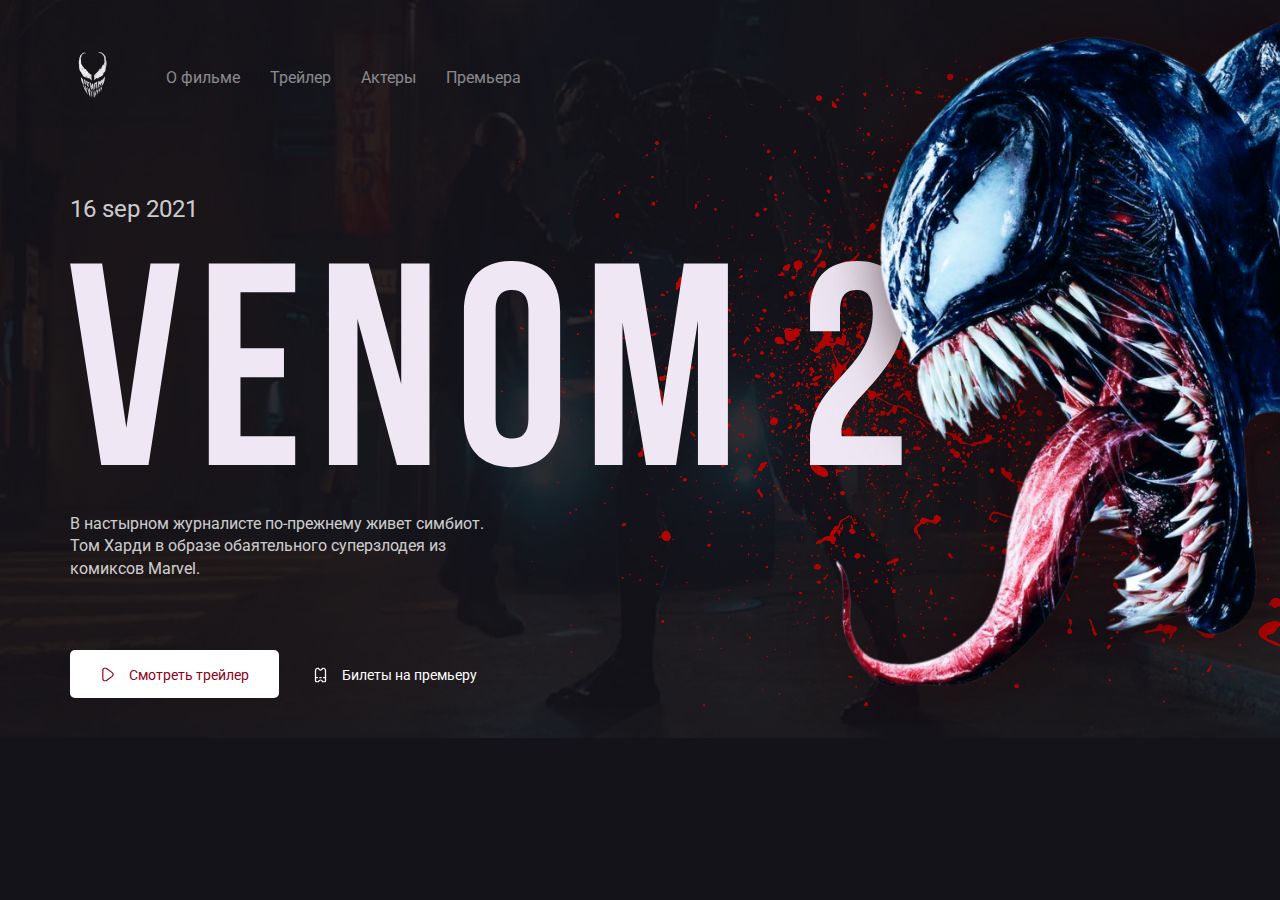
<file: Index.html>
<!DOCTYPE html>
<html lang="ru">
<head>
  <meta charset="UTF-8">
  <meta http-equiv="X-UA-Compatible" content="IE=edge">
  <meta name="viewport" content="width=device-width, initial-scale=1.0">
  <title>Venom 2: main</title>
  <link rel="stylesheet" href="styles/style.css">
  <link rel="preconnect" href="https://fonts.gstatic.com">
  <link href="https://fonts.googleapis.com/css2?family=Roboto:wght@400;700&display=swap" rel="stylesheet">
  <link rel="stylesheet" href="styles/normalize.css">
</head>
<body class='blood'>
  <div class="container">
    <header class="header">
      <a href="/" class="logo-link">
        <img width=46px height=71px src="images/logo.png" alt="logo" class="logo-img">
      </a>
      <nav class="nav">
        <ul class="nav-menu">
          <li class="nav-menu-item">
            <a href="about.html" class="nav-menu-link">О фильме</a>
          </li>
          <li class="nav-menu-item">
            <a href="trailer.html" class="nav-menu-link">Трейлер</a>
          </li>
          <li class="nav-menu-item">
            <a href="cast.html" class="nav-menu-link">Актеры</a>
          </li>
          <li class="nav-menu-item">
            <a href="premier.html" class="nav-menu-link">Премьера</a>
          </li>
        </ul>
      </nav>
    </header>
    <div class="hero">
      <div class="hero-text">
        <span class="date">16 sep 2021</span>
        <img src="images/venom-2.svg" alt="film logo" class="film-logo">
        <p class="desc">В настырном журналисте по-прежнему живет симбиот.
           Том Харди в образе обаятельного суперзлодея из комиксов Marvel.</p>
      </div>
    </div>
    <div class="button-group">
      <button class="button button-primary">
        <img width = 15px height = 15px src="images/play-icon.svg" alt="icon: Play" class="button-icon">
        <span class="button-text">Смотреть трейлер</span>
      </button>
      <a href="trailer.html" class="button button-link">
        <img width = 15px src="images/tickets-icon.svg" alt="icon: Tickets" class="button-icon">
        <span class="button-text">Билеты на премьеру</span>
      </a>
    </div>
  </div>
  <img width = 626px height = 724px src="images/venom.png" alt="Venom: portrait" class="venom">
</body>
</html>
</file>
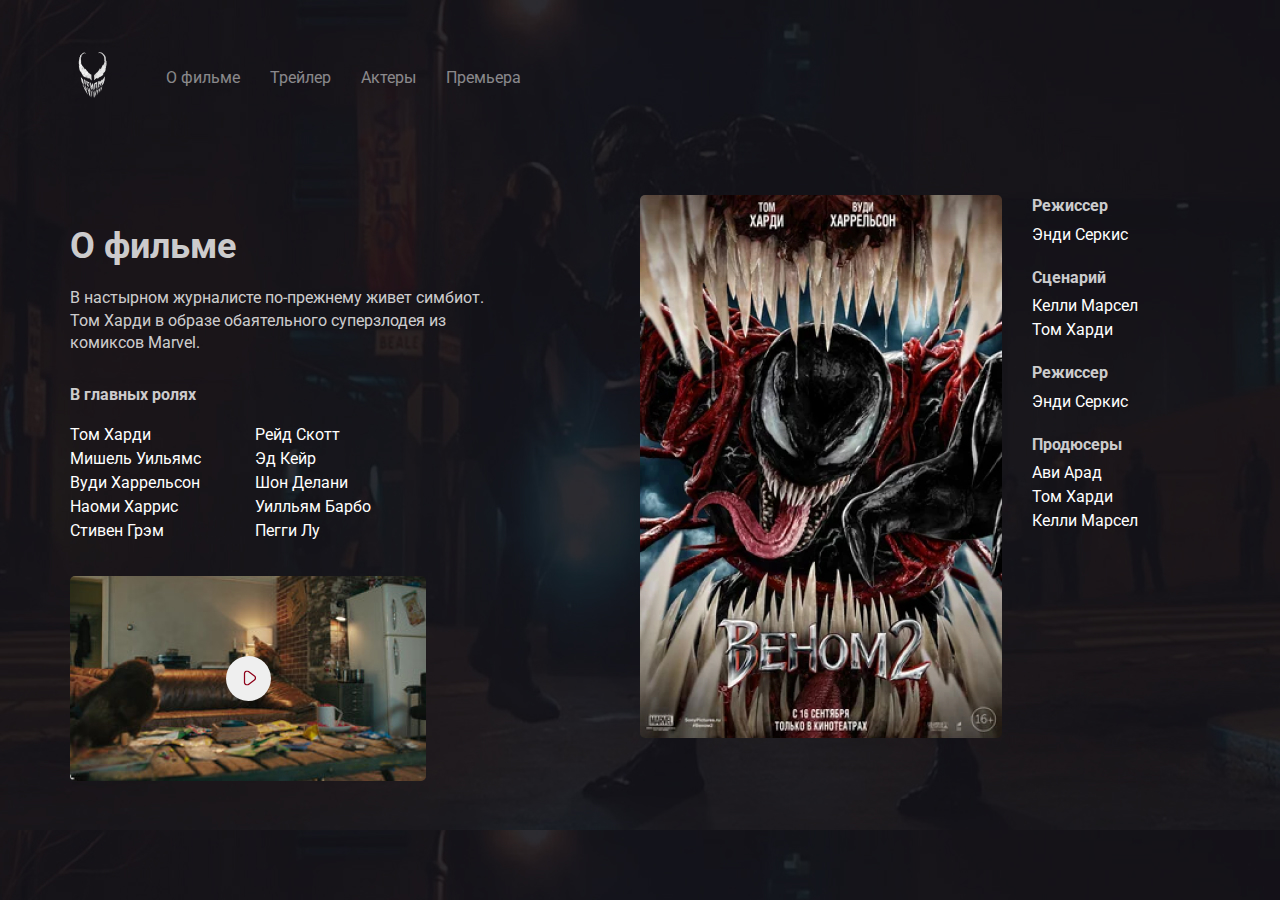
<file: about.html>
<!DOCTYPE html>
<html lang="ru">
<head>
  <meta charset="UTF-8">
  <meta http-equiv="X-UA-Compatible" content="IE=edge">
  <meta name="viewport" content="width=device-width, initial-scale=1.0">
  <title>About film venom 2</title>
  <link rel="stylesheet" href="styles/style.css">
  <link rel="preconnect" href="https://fonts.gstatic.com">
  <link href="https://fonts.googleapis.com/css2?family=Roboto:wght@400;700&display=swap" rel="stylesheet">
  <link rel="stylesheet" href="styles/normalize.css">
</head>
<body class="primary-bg">
  <div class="container">
    <header class="header">
      <a href="/" class="logo-link">
        <img width=46px height=71px src="images/logo.png" alt="logo" class="logo-img">
      </a>
      <nav class="nav">
        <ul class="nav-menu">
          <li class="nav-menu-item">
            <a href="about.html" class="nav-menu-link">О фильме</a>
          </li>
          <li class="nav-menu-item">
            <a href="trailer.html" class="nav-menu-link">Трейлер</a>
          </li>
          <li class="nav-menu-item">
            <a href="cast.html" class="nav-menu-link">Актеры</a>
          </li>
          <li class="nav-menu-item">
            <a href="premier.html" class="nav-menu-link">Премьера</a>
          </li>
        </ul>
      </nav>
    </header>
    <div class="content">
      <div class="column">
        <h2 class="content-title">
          О фильме
        </h2>
        <p class="content-text">
          В настырном журналисте по-прежнему живет симбиот. Том Харди в образе обаятельного суперзлодея из комиксов Marvel.
        </p>
        <h3 class="content-subtitle">
          В главных ролях
        </h3>
        <ul class="list column-2">
          <li class="list-item">Том Харди</li>
          <li class="list-item">Мишель Уильямс</li>
          <li class="list-item">Вуди Харрельсон</li>
          <li class="list-item">Наоми Харрис</li>
          <li class="list-item">Стивен Грэм</li>
          <li class="list-item">Рейд Скотт</li>
          <li class="list-item">Эд Кейр</li>
          <li class="list-item">Шон Делани</li>
          <li class="list-item">Уилльям Барбо</li>
          <li class="list-item">Пегги Лу</li>
        </ul>
        <div class="trailer">
          <button class="play">
            <img src="images/play-icon.svg" alt="Play:icon" class="play-icon">
          </button>
        </div>
      </div>
      <div class="column">
       <div class="poster-wraper">
          <img src="images/poster.jpg" alt="Poster" class="poster">
          <div class="creators">
            <h3 class="content-subtitle">Режиссер</h3>
            <ul class="list">
              <li class="list-item">Энди Серкис</li>
            </ul>
            <h3 class="content-subtitle">Сценарий</h3>
            <ul class="list">
              <li class="list-item">Келли Марсел</li>
              <li class="list-item">Том Харди</li>
            </ul>
            <h3 class="content-subtitle">Режиссер</h3>
            <ul class="list">
              <li class="list-item">Энди Серкис</li>
            </ul>
            <h3 class="content-subtitle">Продюсеры</h3>
            <ul class="list">
              <li class="list-item">Ави Арад</li>
              <li class="list-item">Том Харди</li>
              <li class="list-item">Келли Марсел</li>
            </ul>
          </div>
       </div>
      </div>
    </div>
  </body>
</html>
</file>
<file: styles/style.css>
body {
  color: #fff;
  font-family: "Roboto", sans-serif;
}
.content {
  display: flex;
}
.blood {
  background: url("../images/blood.svg") no-repeat top right,
    #14131a url("../images/backround-image.jpg") no-repeat center / 100%;
}
.primary-bg {
  background: url("../images/backround-image.jpg") #14131a;
}
.container {
  max-width: 1140px;
  margin: auto;
}
.header {
  display: flex;
  align-items: center;
  padding-top: 40px;
  margin-bottom: 80px;
}
.content-title {
  font-weight: bold;
  font-size: 36px;
  line-height: 42px;
  color: rgba(255, 255, 255, 0.8);
  margin-bottom: 20px;
}
.content-text {
  font-size: 16px;
  line-height: 140%;
  color: rgba(255, 255, 255, 0.8);
  max-width: 423px;
  margin-bottom: 30px;
}
.content-subtitle {
  font-weight: bold;
  font-size: 16px;
  line-height: 140%;
  color: rgba(255, 255, 255, 0.8);
  margin-bottom: 15px;
  margin-top: 0;
}
.content .list {
  list-style-type: none;
  padding: 0;
}
.column-2 {
  -webkit-column-count: 2;
  -moz-column-count: 2;
  column-count: 2;
  -webkit-column-gap: 20px;
  -moz-column-gap: 20px;
  column-gap: 20px;
  max-width: 350px;
}
.list-item {
  line-height: 1.5;
}
.column {
  flex-basis: 50%;
}
.logo-link {
  display: inline-block;
  margin-right: 50px;
}
.nav-menu {
  margin: 0;
  padding: 0;
  list-style: none;
  display: flex;
}
.nav-menu-link {
  text-decoration: none;
  color: rgba(255, 255, 255, 0.5);
}
.nav-menu-item {
  margin-right: 30px;
}
.date {
  display: block;
  font-size: 24px;
  line-height: 28px;
  color: rgba(255, 255, 255, 0.8);
  margin-bottom: 38px;
}
.desc {
  margin-top: 40px;
  max-width: 423px;
  font-size: 16px;
  line-height: 140%;
  /* or 22px */
  color: rgba(255, 255, 255, 0.8);
}
.button {
  padding: 15px 30px;
  border: none;
  border-radius: 5px;
  text-decoration: none;
  cursor: pointer;
}
.button-text,
.button-icon {
  display: inline-block;
  vertical-align: middle;
}
.button-text {
  font-size: 14px;
  margin-left: 10px;
}
.button-group {
  margin-top: 70px;
}
.button-primary {
  color: #8d0019;
  background-color: #fff;
}
.button-link {
  color: #fff;
}
.venom {
  position: absolute;
  top: 0;
  right: 0;
}
.content .trailer {
  width: 356px;
  height: 205px;
  background: url("../images/trailer-cover.jpg") no-repeat center / contain;
  border-radius: 5px;
  display: flex;
  align-items: center;
  justify-content: center;
  margin-top: 33px;
}
.trailer .play {
  width: 45px;
  height: 45px;
  border-radius: 50%;
  border: none;
  cursor: pointer;
}
.trailer .play-icon {
  transform: translate(1px, 2px);
}
.poster {
  width: 362px;
  border-radius: 5px;
  margin-right: 30px;
}
.poster-wraper {
  display: flex;
}
.poster-wraper .content-subtitle {
  margin-bottom: 5px;
}
.poster-wraper .list {
  margin: 0;
  margin-bottom: 20px;
}
</file>
